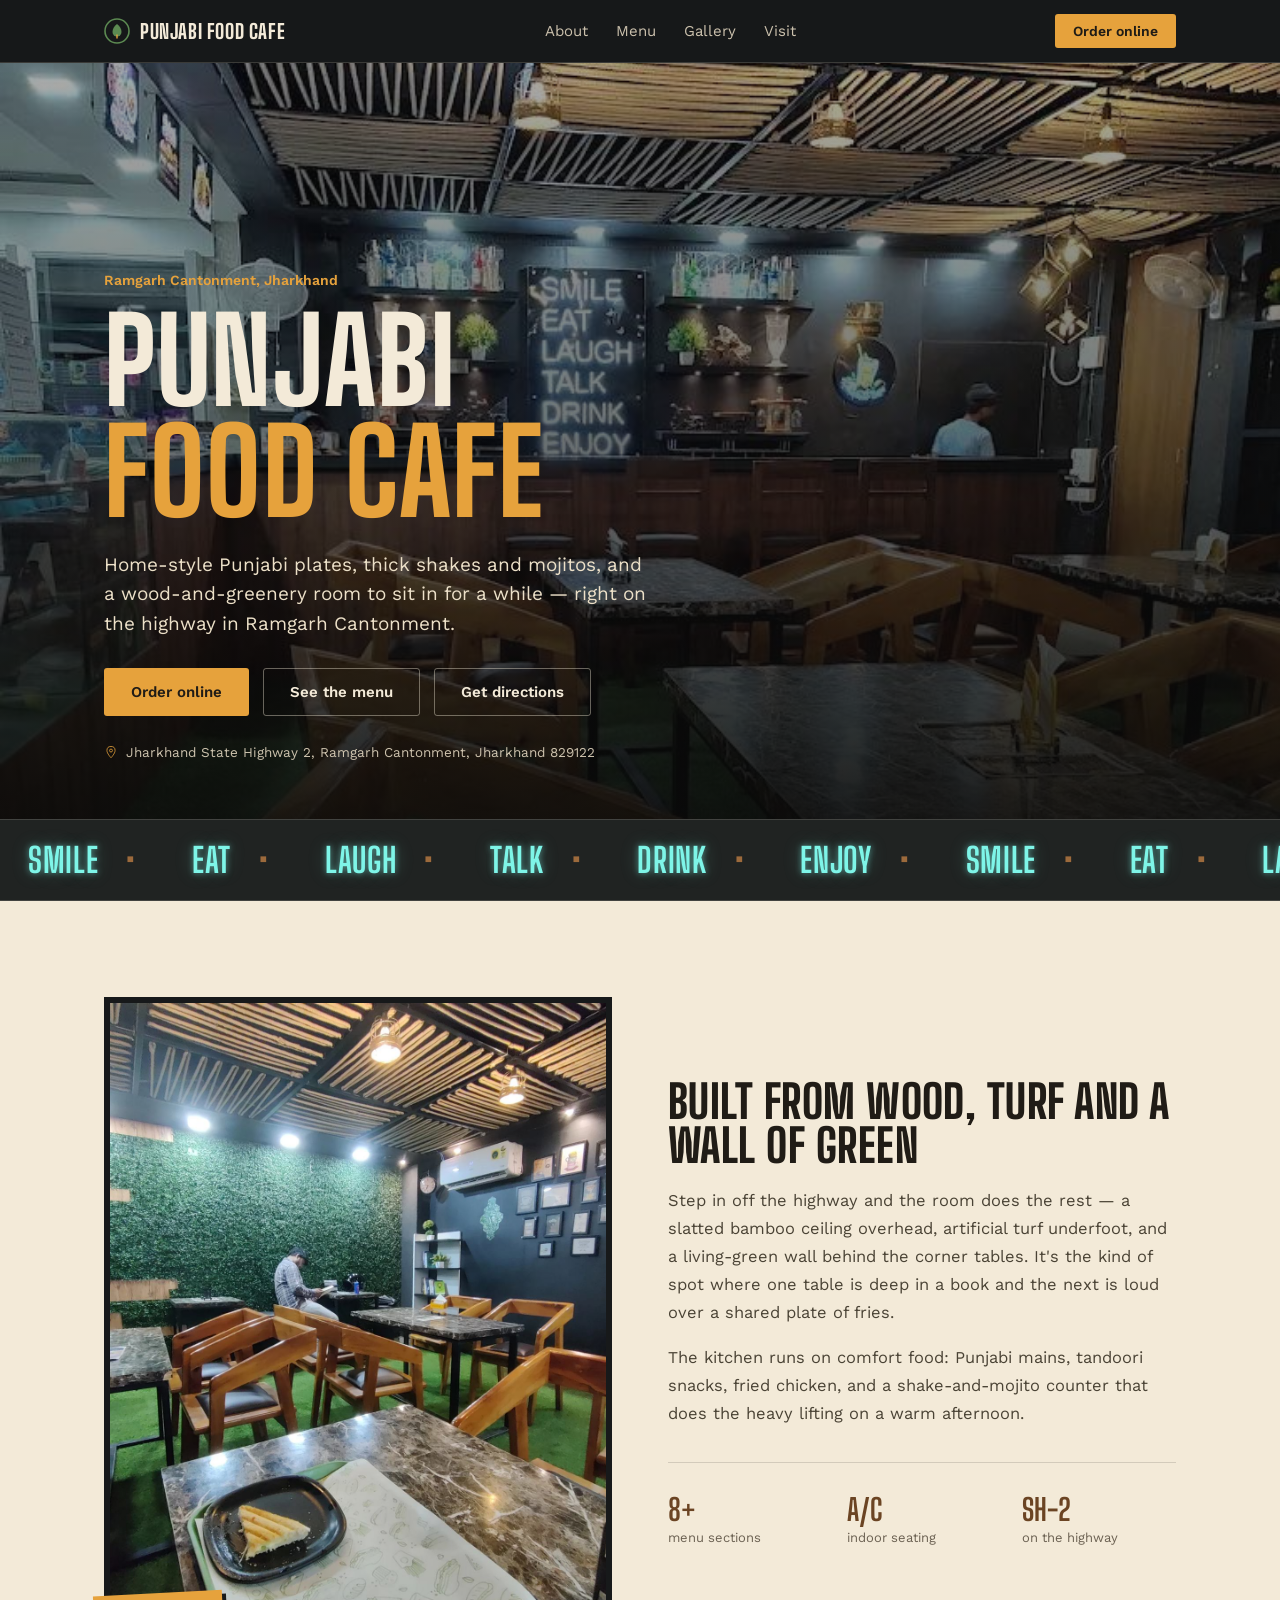
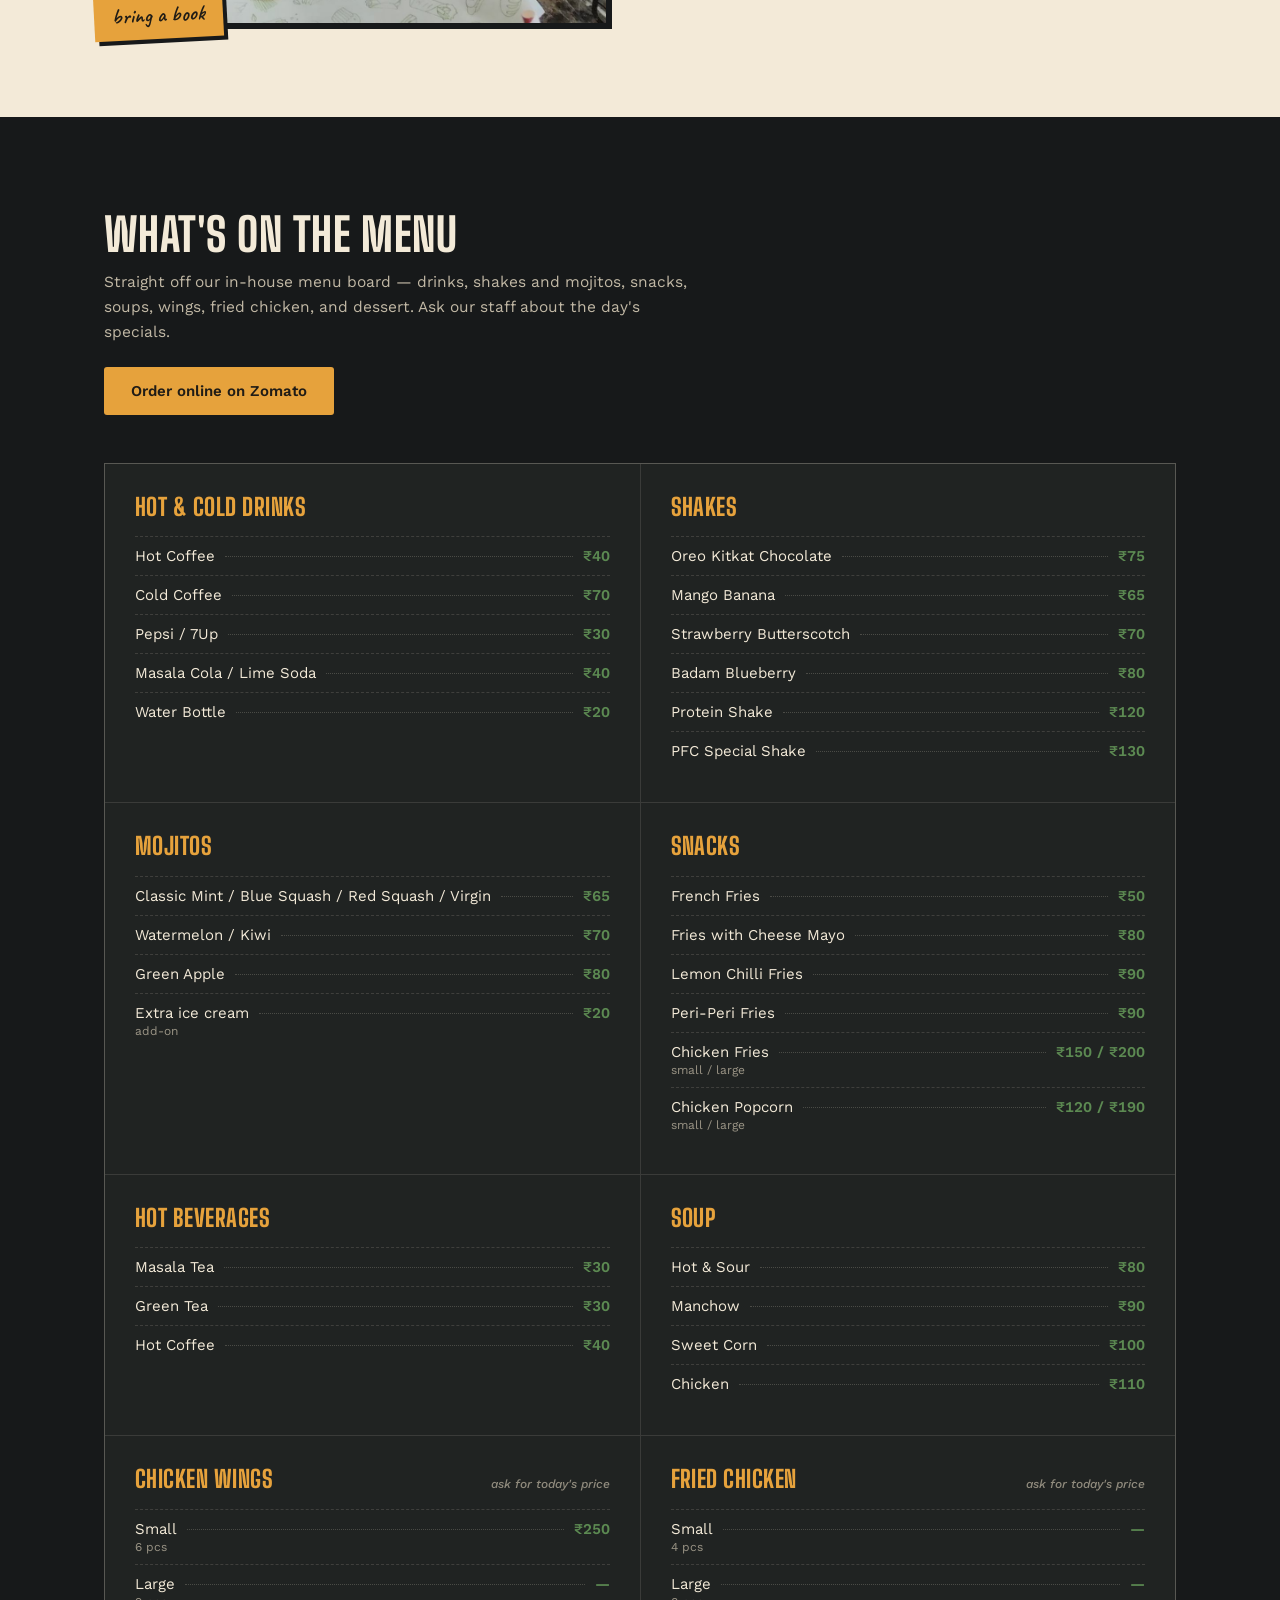
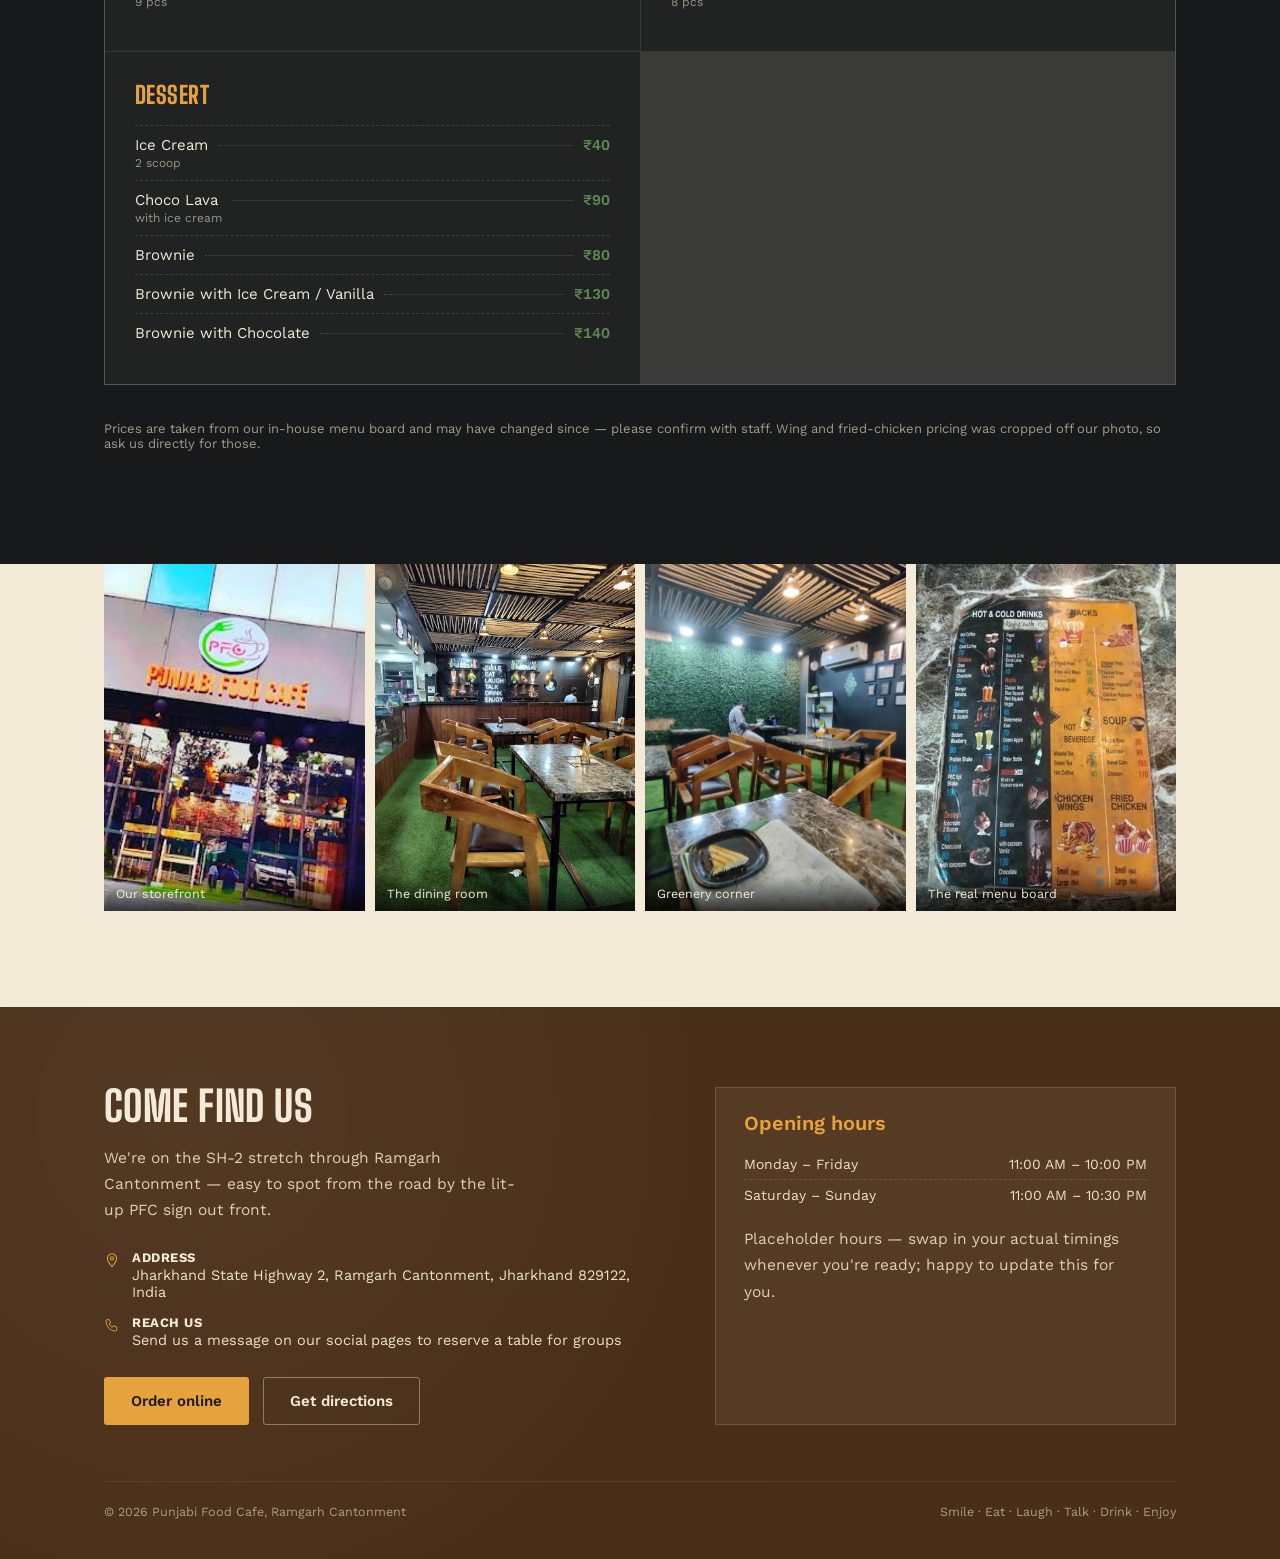
<file: index.html>
<!DOCTYPE html>
<html lang="en">
<head>
<meta charset="UTF-8">
<meta name="viewport" content="width=device-width, initial-scale=1, viewport-fit=cover">
<title>Punjabi Food Cafe — Ramgarh Cantonment</title>
<link rel="preconnect" href="https://fonts.googleapis.com">
<link rel="preconnect" href="https://fonts.gstatic.com" crossorigin>
<link href="https://fonts.googleapis.com/css2?family=Big+Shoulders+Display:wght@600;700;800;900&family=Work+Sans:ital,wght@0,400;0,500;0,600;0,700;1,500&family=Caveat:wght@600&display=swap" rel="stylesheet">
<link rel="stylesheet" href="css/style.css">
</head>
<body>

<nav class="nav">
  <div class="nav-inner">
    <a class="brand" href="#top">
      <svg width="26" height="26" viewBox="0 0 26 26" fill="none">
        <circle cx="13" cy="13" r="12" stroke="var(--moss)" stroke-width="1.6"/>
        <path d="M13 6c-3 2-4.5 5-4.5 8a4.5 4.5 0 0 0 9 0c0-3-1.5-6-4.5-8z" fill="var(--moss)"/>
        <path d="M13 20v-3" stroke="var(--turmeric)" stroke-width="1.4" stroke-linecap="round"/>
      </svg>
      Punjabi Food Cafe
    </a>
    <div class="nav-links nav-mobile-hide">
      <a href="#about">About</a>
      <a href="#menu">Menu</a>
      <a href="#gallery">Gallery</a>
      <a href="#visit">Visit</a>
    </div>
    <a class="nav-cta" href="https://www.zomato.com/ramgarh/punjabi-food-cafe-ramgarh-locality/order" target="_blank" rel="noopener">Order online</a>
  </div>
</nav>

<header class="hero" id="top">
  <div class="hero-inner wrap">
    <div class="hero-eyebrow-row">Ramgarh Cantonment, Jharkhand</div>
    <h1><span>Punjabi</span><span class="accent">Food Cafe</span></h1>
    <p class="hero-sub">Home-style Punjabi plates, thick shakes and mojitos, and a wood-and-greenery room to sit in for a while — right on the highway in Ramgarh Cantonment.</p>
    <div class="hero-actions">
      <a class="btn btn-primary" href="https://www.zomato.com/ramgarh/punjabi-food-cafe-ramgarh-locality/order" target="_blank" rel="noopener">Order online</a>
      <a class="btn btn-ghost" href="#menu">See the menu</a>
      <a class="btn btn-ghost" href="https://www.google.com/maps/search/?api=1&query=Punjabi+Food+Cafe+Jharkhand+State+Highway+2+Ramgarh+Cantonment+Jharkhand+829122" target="_blank" rel="noopener">Get directions</a>
    </div>
    <div class="addr-chip">
      <svg width="14" height="14" viewBox="0 0 24 24" fill="none"><path d="M12 22s7-7.58 7-12.5A7 7 0 0 0 5 9.5C5 14.42 12 22 12 22z" stroke="var(--turmeric)" stroke-width="1.6"/><circle cx="12" cy="9.5" r="2.5" stroke="var(--turmeric)" stroke-width="1.6"/></svg>
      Jharkhand State Highway 2, Ramgarh Cantonment, Jharkhand 829122
    </div>
  </div>
</header>

<div class="marquee-section" aria-hidden="true">
  <div class="marquee-track">
    <span class="marquee-item">Smile</span><span class="marquee-item">Eat</span><span class="marquee-item">Laugh</span><span class="marquee-item">Talk</span><span class="marquee-item">Drink</span><span class="marquee-item">Enjoy</span>
    <span class="marquee-item">Smile</span><span class="marquee-item">Eat</span><span class="marquee-item">Laugh</span><span class="marquee-item">Talk</span><span class="marquee-item">Drink</span><span class="marquee-item">Enjoy</span>
  </div>
</div>

<section class="about" id="about">
  <div class="wrap about-grid">
    <div class="about-photo">
      <img src="assets/images/greenery-corner.jpg" alt="Reading corner against the artificial greenery wall at Punjabi Food Cafe" loading="lazy">
      <div class="about-tag">bring a book</div>
    </div>
    <div>
      <h2>Built from wood, turf and a wall of green</h2>
      <p>Step in off the highway and the room does the rest — a slatted bamboo ceiling overhead, artificial turf underfoot, and a living-green wall behind the corner tables. It's the kind of spot where one table is deep in a book and the next is loud over a shared plate of fries.</p>
      <p>The kitchen runs on comfort food: Punjabi mains, tandoori snacks, fried chicken, and a shake-and-mojito counter that does the heavy lifting on a warm afternoon.</p>
      <div class="about-facts">
        <div class="about-fact"><b>8+</b><span>menu sections</span></div>
        <div class="about-fact"><b>A/C</b><span>indoor seating</span></div>
        <div class="about-fact"><b>SH-2</b><span>on the highway</span></div>
      </div>
    </div>
  </div>
</section>

<section class="menu-section" id="menu">
  <div class="wrap">
    <div class="menu-head">
      <h2>What's on the menu</h2>
      <p>Straight off our in-house menu board — drinks, shakes and mojitos, snacks, soups, wings, fried chicken, and dessert. Ask our staff about the day's specials.</p>
      <div class="hero-actions" style="margin-top:22px;">
        <a class="btn btn-primary" href="https://www.zomato.com/ramgarh/punjabi-food-cafe-ramgarh-locality/order" target="_blank" rel="noopener">Order online on Zomato</a>
      </div>
    </div>

    <div class="menu-grid">

      <div class="menu-cat">
        <div class="menu-cat-head"><h3>Hot &amp; cold drinks</h3></div>
        <div class="menu-item"><span class="name">Hot Coffee</span><span class="fill"></span><span class="price">₹40</span></div>
        <div class="menu-item"><span class="name">Cold Coffee</span><span class="fill"></span><span class="price">₹70</span></div>
        <div class="menu-item"><span class="name">Pepsi / 7Up</span><span class="fill"></span><span class="price">₹30</span></div>
        <div class="menu-item"><span class="name">Masala Cola / Lime Soda</span><span class="fill"></span><span class="price">₹40</span></div>
        <div class="menu-item"><span class="name">Water Bottle</span><span class="fill"></span><span class="price">₹20</span></div>
      </div>

      <div class="menu-cat">
        <div class="menu-cat-head"><h3>Shakes</h3></div>
        <div class="menu-item"><span class="name">Oreo Kitkat Chocolate</span><span class="fill"></span><span class="price">₹75</span></div>
        <div class="menu-item"><span class="name">Mango Banana</span><span class="fill"></span><span class="price">₹65</span></div>
        <div class="menu-item"><span class="name">Strawberry Butterscotch</span><span class="fill"></span><span class="price">₹70</span></div>
        <div class="menu-item"><span class="name">Badam Blueberry</span><span class="fill"></span><span class="price">₹80</span></div>
        <div class="menu-item"><span class="name">Protein Shake</span><span class="fill"></span><span class="price">₹120</span></div>
        <div class="menu-item"><span class="name">PFC Special Shake</span><span class="fill"></span><span class="price">₹130</span></div>
      </div>

      <div class="menu-cat">
        <div class="menu-cat-head"><h3>Mojitos</h3></div>
        <div class="menu-item"><span class="name">Classic Mint / Blue Squash / Red Squash / Virgin</span><span class="fill"></span><span class="price">₹65</span></div>
        <div class="menu-item"><span class="name">Watermelon / Kiwi</span><span class="fill"></span><span class="price">₹70</span></div>
        <div class="menu-item"><span class="name">Green Apple</span><span class="fill"></span><span class="price">₹80</span></div>
        <div class="menu-item"><span class="name">Extra ice cream<small>add-on</small></span><span class="fill"></span><span class="price">₹20</span></div>
      </div>

      <div class="menu-cat">
        <div class="menu-cat-head"><h3>Snacks</h3></div>
        <div class="menu-item"><span class="name">French Fries</span><span class="fill"></span><span class="price">₹50</span></div>
        <div class="menu-item"><span class="name">Fries with Cheese Mayo</span><span class="fill"></span><span class="price">₹80</span></div>
        <div class="menu-item"><span class="name">Lemon Chilli Fries</span><span class="fill"></span><span class="price">₹90</span></div>
        <div class="menu-item"><span class="name">Peri-Peri Fries</span><span class="fill"></span><span class="price">₹90</span></div>
        <div class="menu-item"><span class="name">Chicken Fries<small>small / large</small></span><span class="fill"></span><span class="price">₹150 / ₹200</span></div>
        <div class="menu-item"><span class="name">Chicken Popcorn<small>small / large</small></span><span class="fill"></span><span class="price">₹120 / ₹190</span></div>
      </div>

      <div class="menu-cat">
        <div class="menu-cat-head"><h3>Hot beverages</h3></div>
        <div class="menu-item"><span class="name">Masala Tea</span><span class="fill"></span><span class="price">₹30</span></div>
        <div class="menu-item"><span class="name">Green Tea</span><span class="fill"></span><span class="price">₹30</span></div>
        <div class="menu-item"><span class="name">Hot Coffee</span><span class="fill"></span><span class="price">₹40</span></div>
      </div>

      <div class="menu-cat">
        <div class="menu-cat-head"><h3>Soup</h3></div>
        <div class="menu-item"><span class="name">Hot &amp; Sour</span><span class="fill"></span><span class="price">₹80</span></div>
        <div class="menu-item"><span class="name">Manchow</span><span class="fill"></span><span class="price">₹90</span></div>
        <div class="menu-item"><span class="name">Sweet Corn</span><span class="fill"></span><span class="price">₹100</span></div>
        <div class="menu-item"><span class="name">Chicken</span><span class="fill"></span><span class="price">₹110</span></div>
      </div>

      <div class="menu-cat">
        <div class="menu-cat-head"><h3>Chicken wings</h3><span class="menu-cat-note">ask for today's price</span></div>
        <div class="menu-item"><span class="name">Small<small>6 pcs</small></span><span class="fill"></span><span class="price">₹250</span></div>
        <div class="menu-item"><span class="name">Large<small>9 pcs</small></span><span class="fill"></span><span class="price">—</span></div>
      </div>

      <div class="menu-cat">
        <div class="menu-cat-head"><h3>Fried chicken</h3><span class="menu-cat-note">ask for today's price</span></div>
        <div class="menu-item"><span class="name">Small<small>4 pcs</small></span><span class="fill"></span><span class="price">—</span></div>
        <div class="menu-item"><span class="name">Large<small>8 pcs</small></span><span class="fill"></span><span class="price">—</span></div>
      </div>

      <div class="menu-cat">
        <div class="menu-cat-head"><h3>Dessert</h3></div>
        <div class="menu-item"><span class="name">Ice Cream<small>2 scoop</small></span><span class="fill"></span><span class="price">₹40</span></div>
        <div class="menu-item"><span class="name">Choco Lava<small>with ice cream</small></span><span class="fill"></span><span class="price">₹90</span></div>
        <div class="menu-item"><span class="name">Brownie</span><span class="fill"></span><span class="price">₹80</span></div>
        <div class="menu-item"><span class="name">Brownie with Ice Cream / Vanilla</span><span class="fill"></span><span class="price">₹130</span></div>
        <div class="menu-item"><span class="name">Brownie with Chocolate</span><span class="fill"></span><span class="price">₹140</span></div>
      </div>

    </div>
    <p class="menu-note">Prices are taken from our in-house menu board and may have changed since — please confirm with staff. Wing and fried-chicken pricing was cropped off our photo, so ask us directly for those.</p>
  </div>
</section>

<section class="gallery" id="gallery">
  <div class="wrap">
    <div class="gallery-grid">
      <figure>
        <img src="assets/images/storefront.jpg" alt="Punjabi Food Cafe storefront and signage" loading="lazy">
        <figcaption>Our storefront</figcaption>
      </figure>
      <figure>
        <img src="assets/images/neon-dining-room.jpg" alt="Dining area with the Smile Eat Laugh Talk Drink Enjoy neon sign" loading="lazy">
        <figcaption>The dining room</figcaption>
      </figure>
      <figure>
        <img src="assets/images/greenery-corner.jpg" alt="Seating area against the greenery wall" loading="lazy">
        <figcaption>Greenery corner</figcaption>
      </figure>
      <figure>
        <img src="assets/images/menu-board.jpg" alt="Photo of our physical menu board" loading="lazy">
        <figcaption>The real menu board</figcaption>
      </figure>
    </div>
  </div>
</section>

<section class="location" id="visit">
  <div class="wrap">
    <div class="location-grid">
      <div>
        <h2>Come find us</h2>
        <p>We're on the SH-2 stretch through Ramgarh Cantonment — easy to spot from the road by the lit-up PFC sign out front.</p>
        <div class="loc-detail">
          <div class="loc-row">
            <svg width="16" height="16" viewBox="0 0 24 24" fill="none"><path d="M12 22s7-7.58 7-12.5A7 7 0 0 0 5 9.5C5 14.42 12 22 12 22z" stroke="var(--turmeric)" stroke-width="1.6"/><circle cx="12" cy="9.5" r="2.5" stroke="var(--turmeric)" stroke-width="1.6"/></svg>
            <div><b>Address</b>Jharkhand State Highway 2, Ramgarh Cantonment, Jharkhand 829122, India</div>
          </div>
          <div class="loc-row">
            <svg width="16" height="16" viewBox="0 0 24 24" fill="none"><path d="M4 4h4l2 5-2.5 1.5a11 11 0 0 0 5 5L14 13l5 2v4a2 2 0 0 1-2 2C9.5 21 3 14.5 3 6a2 2 0 0 1 1-2z" stroke="var(--turmeric)" stroke-width="1.4"/></svg>
            <div><b>Reach us</b>Send us a message on our social pages to reserve a table for groups</div>
          </div>
        </div>
        <div class="hero-actions" style="margin-top:28px;">
          <a class="btn btn-primary" href="https://www.zomato.com/ramgarh/punjabi-food-cafe-ramgarh-locality/order" target="_blank" rel="noopener">Order online</a>
          <a class="btn btn-ghost" href="https://www.google.com/maps/search/?api=1&query=Punjabi+Food+Cafe+Jharkhand+State+Highway+2+Ramgarh+Cantonment+Jharkhand+829122" target="_blank" rel="noopener">Get directions</a>
        </div>
      </div>
      <div class="hours-card">
        <h3>Opening hours</h3>
        <div class="hours-row"><span>Monday – Friday</span><span>11:00 AM – 10:00 PM</span></div>
        <div class="hours-row"><span>Saturday – Sunday</span><span>11:00 AM – 10:30 PM</span></div>
        <p class="hours-note">Placeholder hours — swap in your actual timings whenever you're ready; happy to update this for you.</p>
      </div>
    </div>

    <footer>
      <span>© 2026 Punjabi Food Cafe, Ramgarh Cantonment</span>
      <span>Smile · Eat · Laugh · Talk · Drink · Enjoy</span>
    </footer>
  </div>
</section>

</body>
</html>
</file>
<file: css/style.css>
:root {
    --charcoal: #17191a;
    --charcoal-2: #202322;
    --wood: #9c6a3c;
    --wood-dark: #6b4423;
    --wood-deep: #4a2f18;
    --moss: #5c8a52;
    --moss-deep: #34502f;
    --turmeric: #e6a23c;
    --turmeric-deep: #c17d1f;
    --cream: #f3ead8;
    --cream-2: #ece0c8;
    --ink: #201c16;
    --neon: #7ef5e8;
    --line: rgba(243,234,216,0.16);

    --bg: var(--charcoal);
    --fg: var(--cream);
  }

  @media (prefers-color-scheme: dark) {
    :root:not([data-theme="light"]) { --bg: var(--charcoal); --fg: var(--cream); }
  }
  :root[data-theme="dark"] { --bg: var(--charcoal); --fg: var(--cream); }

  * { box-sizing: border-box; }
  html {
    scroll-behavior: smooth;
    scroll-padding-top: calc(72px + env(safe-area-inset-top, 0px));
  }
  body {
    margin: 0;
    background: var(--bg);
    color: var(--fg);
    font-family: 'Work Sans', ui-sans-serif, system-ui, -apple-system, sans-serif;
    -webkit-font-smoothing: antialiased;
    padding-top: env(safe-area-inset-top, 0px);
    padding-bottom: env(safe-area-inset-bottom, 0px);
    overflow-x: hidden;
  }
  img { max-width: 100%; display: block; }
  a { color: inherit; }
  .wrap { max-width: 1120px; margin: 0 auto; padding: 0 24px; }

  h1, h2, h3, .display {
    font-family: 'Big Shoulders Display', ui-sans-serif, system-ui, sans-serif;
    font-weight: 800;
    letter-spacing: 0.01em;
    line-height: 0.94;
    margin: 0;
    text-transform: uppercase;
  }

  /* ---------- NAV ---------- */
  .nav {
    position: sticky;
    top: 0;
    z-index: 50;
    top: env(safe-area-inset-top, 0px);
    background: rgba(23,25,26,0.88);
    backdrop-filter: blur(8px);
    border-bottom: 1px solid var(--line);
  }
  .nav-inner {
    max-width: 1120px;
    margin: 0 auto;
    padding: 14px 24px;
    display: flex;
    align-items: center;
    justify-content: space-between;
    gap: 16px;
  }
  .brand {
    display: flex;
    align-items: center;
    gap: 10px;
    font-family: 'Big Shoulders Display', sans-serif;
    font-weight: 800;
    font-size: 20px;
    text-transform: uppercase;
    letter-spacing: 0.03em;
    color: var(--cream);
    text-decoration: none;
  }
  .brand svg { flex-shrink: 0; }
  .nav-links { display: flex; gap: 28px; font-size: 15px; }
  .nav-links a { text-decoration: none; color: var(--cream-2); opacity: 0.85; transition: opacity .2s; }
  .nav-links a:hover { opacity: 1; }
  .nav-cta {
    background: var(--turmeric);
    color: var(--ink);
    padding: 9px 18px;
    border-radius: 3px;
    font-weight: 600;
    font-size: 14px;
    text-decoration: none;
    white-space: nowrap;
  }
  .nav-mobile-hide { display: flex; }
  @media (max-width: 720px) {
    .nav-mobile-hide { display: none; }
  }

  /* ---------- HERO ---------- */
  .hero {
    position: relative;
    min-height: 84vh;
    display: flex;
    align-items: flex-end;
    background: linear-gradient(180deg, rgba(15,16,16,0.35) 0%, rgba(12,13,13,0.55) 45%, rgba(10,10,10,0.92) 100%), url('../assets/images/neon-dining-room.jpg') center 30%/cover no-repeat;
  }
  .hero-inner { position: relative; padding: 64px 24px 56px; width: 100%; }
  .hero-eyebrow-row {
    display: flex; align-items: center; gap: 10px;
    color: var(--turmeric); font-size: 14px; font-weight: 600;
    margin-bottom: 18px;
  }
  .hero h1 {
    font-size: clamp(54px, 11vw, 118px);
    color: var(--cream);
  }
  .hero h1 span { display: block; }
  .hero h1 .accent { color: var(--turmeric); }
  .hero-sub {
    max-width: 46ch;
    font-size: clamp(16px, 2vw, 19px);
    color: var(--cream-2);
    margin: 22px 0 30px;
    line-height: 1.55;
  }
  .hero-actions { display: flex; flex-wrap: wrap; gap: 14px; align-items: center; }
  .btn {
    display: inline-flex; align-items: center; gap: 8px;
    padding: 14px 26px;
    border-radius: 3px;
    text-decoration: none;
    font-weight: 600;
    font-size: 15px;
    border: 1px solid transparent;
    transition: transform .15s ease;
  }
  .btn:hover { transform: translateY(-1px); }
  .btn-primary { background: var(--turmeric); color: var(--ink); }
  .btn-ghost { border-color: rgba(243,234,216,0.4); color: var(--cream); }
  .addr-chip {
    margin-top: 28px;
    display: inline-flex; align-items: center; gap: 8px;
    font-size: 13.5px; color: var(--cream-2); opacity: 0.85;
  }

  /* ---------- MARQUEE ---------- */
  .marquee-section {
    background: var(--charcoal-2);
    border-top: 1px solid var(--line);
    border-bottom: 1px solid var(--line);
    padding: 20px 0;
    overflow: hidden;
  }
  .marquee-track {
    display: flex;
    width: max-content;
    animation: scroll-left 32s linear infinite;
  }
  @media (prefers-reduced-motion: reduce) {
    .marquee-track { animation: none; }
  }
  @keyframes scroll-left {
    from { transform: translateX(0); }
    to { transform: translateX(-50%); }
  }
  .marquee-item {
    font-family: 'Big Shoulders Display', sans-serif;
    font-weight: 700;
    font-size: clamp(22px, 4vw, 34px);
    text-transform: uppercase;
    color: var(--neon);
    text-shadow: 0 0 6px rgba(126,245,232,0.55), 0 0 18px rgba(126,245,232,0.25);
    padding: 0 28px;
    white-space: nowrap;
    letter-spacing: 0.02em;
  }
  .marquee-item::after {
    content: '•';
    color: var(--wood);
    margin-left: 28px;
    text-shadow: none;
  }

  /* ---------- ABOUT ---------- */
  .about {
    background: var(--cream);
    color: var(--ink);
    padding: 96px 0 88px;
  }
  .about-grid {
    display: grid;
    grid-template-columns: 1fr 1fr;
    gap: 56px;
    align-items: center;
  }
  @media (max-width: 860px) {
    .about-grid { grid-template-columns: 1fr; gap: 32px; }
  }
  .about-photo {
    position: relative;
    border: 6px solid var(--charcoal);
  }
  .about-photo img { width: 100%; height: 100%; object-fit: cover; aspect-ratio: 4/5; }
  .about-tag {
    position: absolute;
    bottom: -16px; left: -16px;
    background: var(--turmeric);
    color: var(--ink);
    font-family: 'Caveat', cursive;
    font-weight: 600;
    font-size: 22px;
    padding: 8px 18px 10px;
    transform: rotate(-3deg);
    box-shadow: 4px 4px 0 var(--charcoal);
  }
  .about h2 {
    font-size: clamp(32px, 4.4vw, 46px);
    color: var(--ink);
    margin-bottom: 20px;
  }
  .about p { font-size: 16.5px; line-height: 1.7; color: #4a4335; max-width: 50ch; }
  .about p + p { margin-top: 16px; }
  .about-facts {
    display: grid;
    grid-template-columns: repeat(3, auto);
    gap: 28px;
    margin-top: 34px;
    padding-top: 28px;
    border-top: 1px solid rgba(32,28,22,0.15);
  }
  .about-fact b {
    display: block;
    font-family: 'Big Shoulders Display', sans-serif;
    font-size: 30px;
    color: var(--wood-dark);
  }
  .about-fact span { font-size: 13px; color: #6b6152; }

  /* ---------- MENU ---------- */
  .menu-section { background: var(--charcoal); padding: 96px 0 100px; }
  .menu-head { max-width: 60ch; margin-bottom: 20px; }
  .menu-head h2 { font-size: clamp(32px, 4.4vw, 46px); color: var(--cream); }
  .menu-head p { color: var(--cream-2); opacity: 0.8; margin-top: 14px; font-size: 15.5px; line-height: 1.6; }

  .menu-grid {
    margin-top: 48px;
    display: grid;
    grid-template-columns: 1fr 1fr;
    gap: 1px;
    background: var(--line);
    border: 1px solid var(--line);
  }
  @media (max-width: 760px) {
    .menu-grid { grid-template-columns: 1fr; }
  }
  .menu-cat { background: var(--charcoal-2); padding: 32px 30px; }
  .menu-cat-head {
    display: flex; align-items: baseline; justify-content: space-between;
    margin-bottom: 18px; gap: 12px;
  }
  .menu-cat-head h3 {
    font-size: 24px;
    color: var(--turmeric);
    letter-spacing: 0.02em;
  }
  .menu-cat-note { font-size: 12px; color: var(--cream-2); opacity: 0.55; font-style: italic; text-transform: none; font-family: 'Work Sans', sans-serif; font-weight: 500; }
  .menu-item {
    display: flex;
    align-items: baseline;
    gap: 10px;
    padding: 10px 0;
    border-top: 1px dashed rgba(243,234,216,0.14);
    font-size: 15px;
  }
  .menu-item:first-of-type { border-top: none; }
  .menu-item .name { color: var(--cream); }
  .menu-item .name small { display: block; font-size: 12px; color: var(--cream-2); opacity: 0.6; margin-top: 2px; }
  .menu-item .fill { flex: 1; border-bottom: 1px dotted rgba(243,234,216,0.2); transform: translateY(-4px); }
  .menu-item .price { color: var(--moss); font-weight: 600; font-variant-numeric: tabular-nums; white-space: nowrap; }
  .menu-note {
    margin-top: 36px;
    font-size: 13px;
    color: var(--cream-2);
    opacity: 0.65;
  }

  /* ---------- GALLERY ---------- */
  .gallery { background: var(--cream); padding: 0 0 96px; }
  .gallery-grid {
    display: grid;
    grid-template-columns: repeat(4, 1fr);
    gap: 10px;
  }
  @media (max-width: 760px) {
    .gallery-grid { grid-template-columns: repeat(2, 1fr); }
  }
  .gallery-grid figure { margin: 0; position: relative; overflow: hidden; aspect-ratio: 3/4; background: var(--charcoal); }
  .gallery-grid img { width: 100%; height: 100%; object-fit: cover; }
  .gallery-grid figcaption {
    position: absolute; left: 0; right: 0; bottom: 0;
    padding: 10px 12px;
    font-size: 12.5px;
    color: var(--cream);
    background: linear-gradient(0deg, rgba(0,0,0,0.75), transparent);
  }

  /* ---------- LOCATION / FOOTER ---------- */
  .location {
    background: var(--wood-deep);
    color: var(--cream);
    padding: 80px 0 40px;
    background-image: radial-gradient(circle at 15% 20%, rgba(255,255,255,0.05), transparent 45%);
  }
  .location-grid {
    display: grid;
    grid-template-columns: 1.1fr 0.9fr;
    gap: 48px;
  }
  @media (max-width: 800px) {
    .location-grid { grid-template-columns: 1fr; gap: 36px; }
  }
  .location h2 { font-size: clamp(30px, 4vw, 42px); color: var(--cream); margin-bottom: 18px; }
  .location p { font-size: 15.5px; line-height: 1.7; color: var(--cream-2); opacity: 0.9; max-width: 42ch; }
  .loc-detail { margin-top: 26px; display: flex; flex-direction: column; gap: 14px; }
  .loc-row { display: flex; gap: 12px; font-size: 14.5px; color: var(--cream-2); }
  .loc-row svg { flex-shrink: 0; margin-top: 2px; }
  .loc-row b { color: var(--cream); display: block; font-size: 13px; text-transform: uppercase; letter-spacing: 0.04em; margin-bottom: 2px; }

  .hours-card {
    background: rgba(243,234,216,0.06);
    border: 1px solid rgba(243,234,216,0.16);
    padding: 26px 28px;
  }
  .hours-card h3 { font-size: 20px; color: var(--turmeric); margin-bottom: 16px; text-transform: none; font-family: 'Work Sans'; font-weight: 600; letter-spacing: 0; }
  .hours-row { display: flex; justify-content: space-between; font-size: 14px; padding: 7px 0; border-top: 1px dashed rgba(243,234,216,0.14); color: var(--cream-2); }
  .hours-row:first-of-type { border-top: none; }
  .hours-note { margin-top: 16px; font-size: 12px; color: var(--cream-2); opacity: 0.6; line-height: 1.5; }

  footer {
    border-top: 1px solid rgba(243,234,216,0.14);
    margin-top: 56px;
    padding-top: 22px;
    display: flex;
    flex-wrap: wrap;
    justify-content: space-between;
    gap: 12px;
    font-size: 12.5px;
    color: var(--cream-2);
    opacity: 0.6;
  }

  section { scroll-margin-top: 64px; }
</file>
